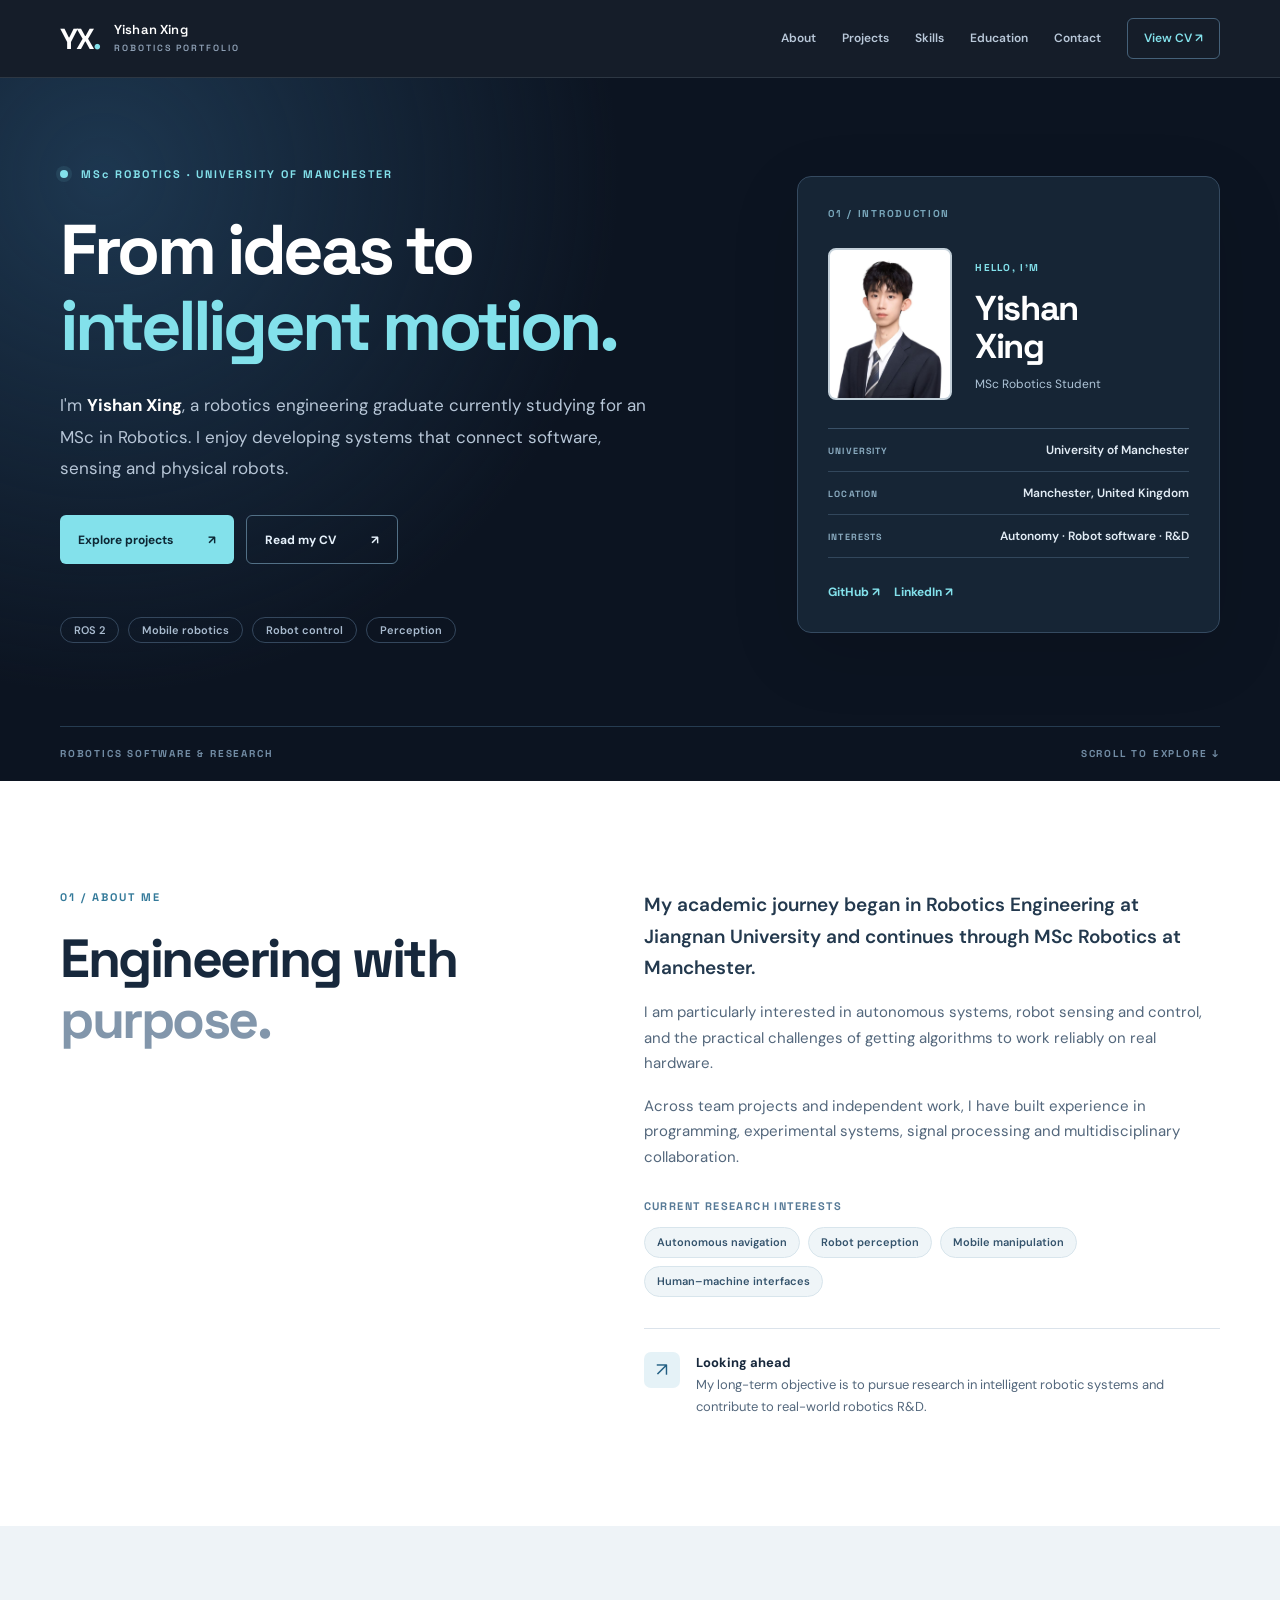
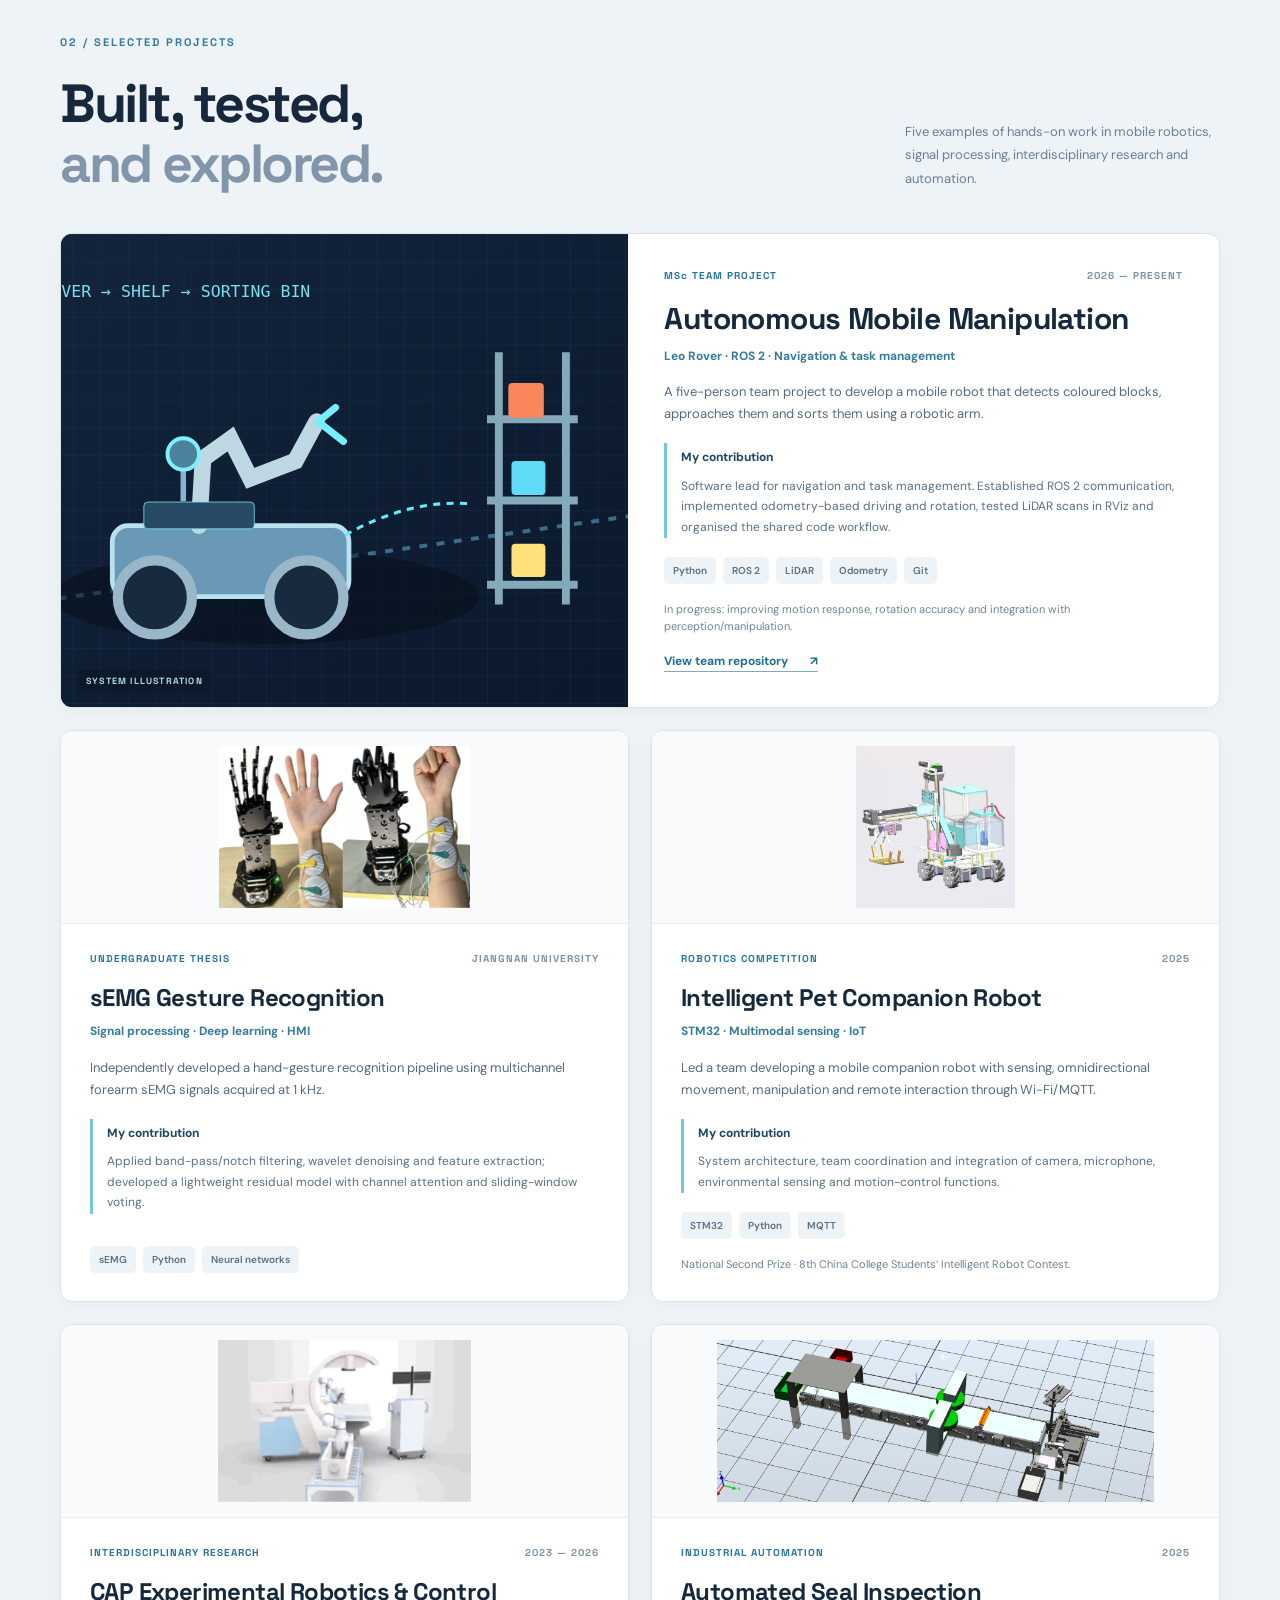
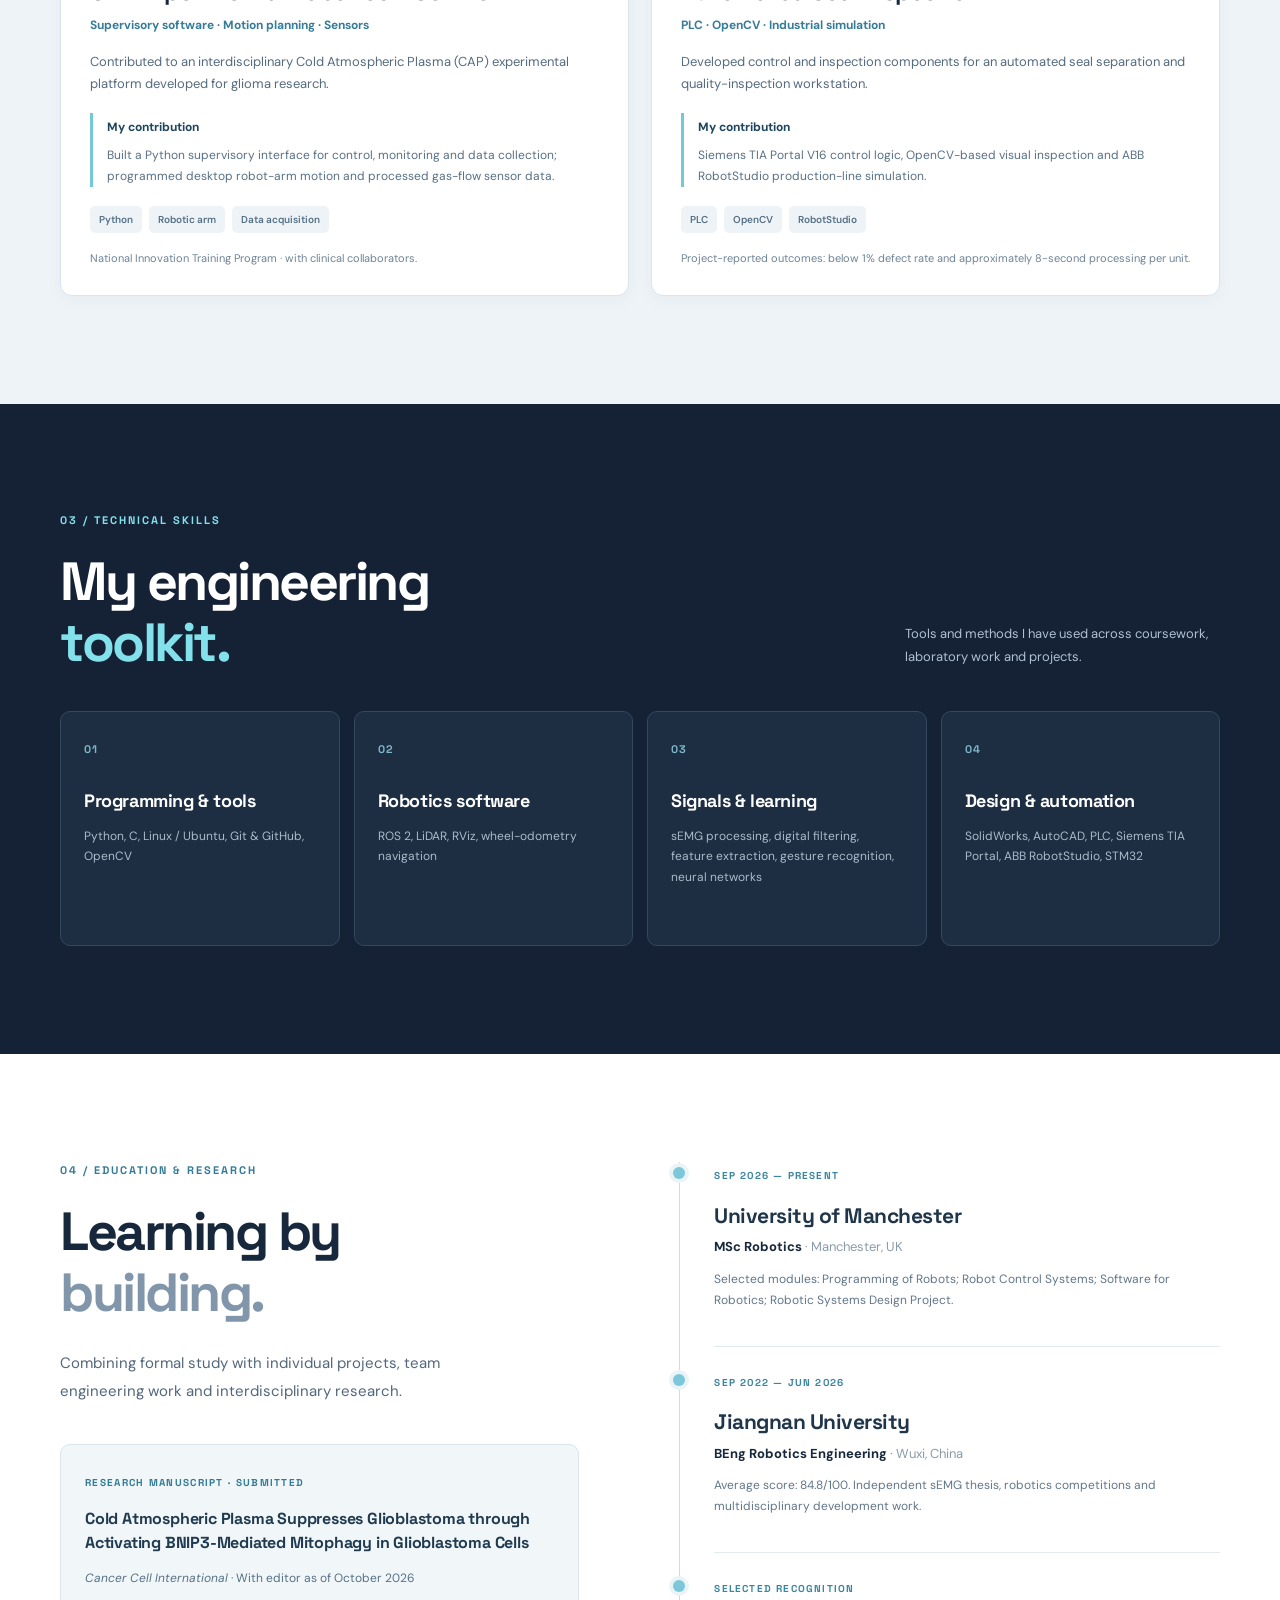
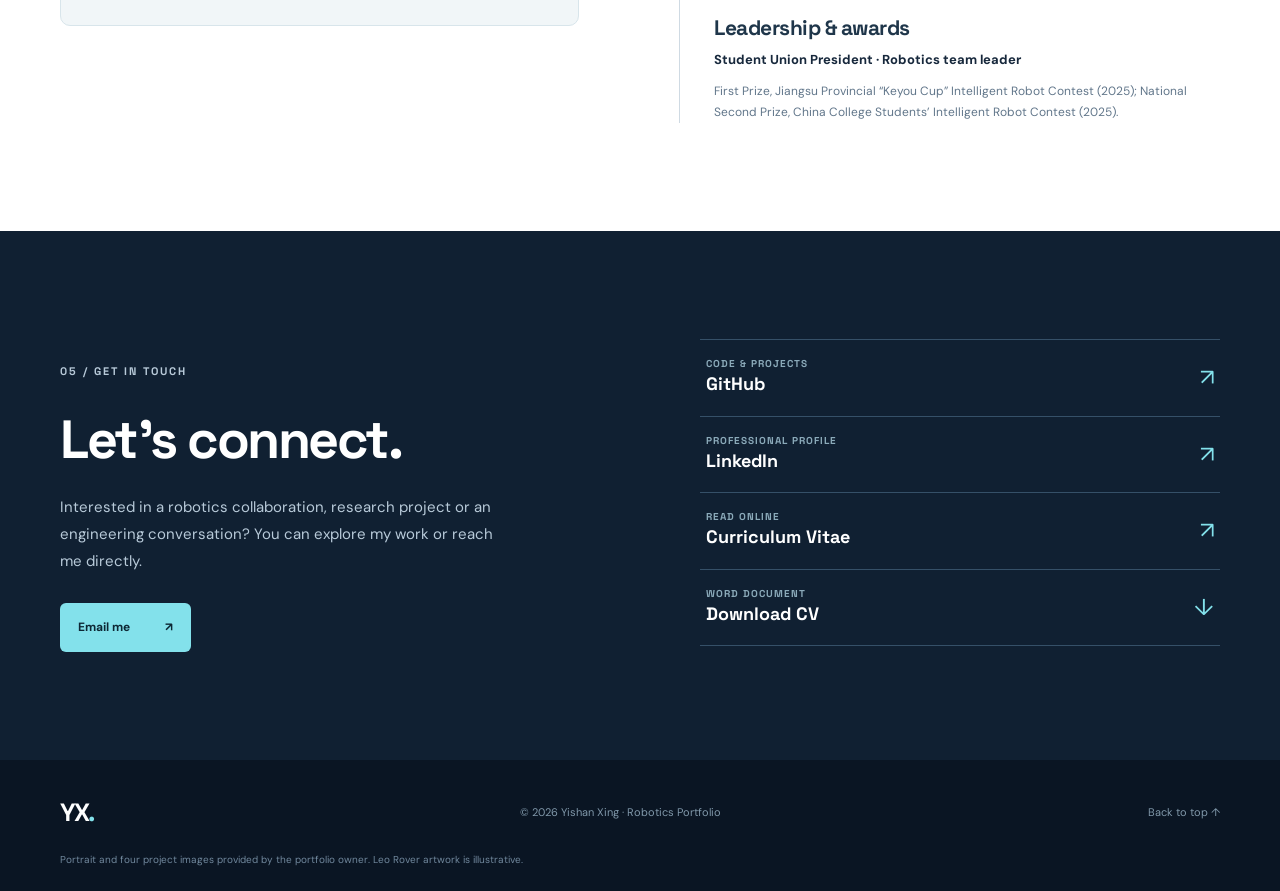
<file: index.html>
<!doctype html>
<html lang="en">
<head>
  <meta charset="utf-8">
  <meta name="viewport" content="width=device-width, initial-scale=1">
  <meta name="theme-color" content="#101b2c">
  <meta name="description" content="Portfolio of Yishan Xing, MSc Robotics student at the University of Manchester. Projects in ROS 2, mobile robotics, sEMG gesture recognition, experimental robot control and industrial automation.">
  <title>Yishan Xing — Robotics Portfolio</title>
  <link rel="icon" href="assets/favicon.svg" type="image/svg+xml">
  <link rel="stylesheet" href="styles.css">
</head>
<body>
  <a class="skip-link" href="#main">Skip to content</a>
  <header class="site-header">
    <div class="container header-inner">
      <a class="identity" href="#home" aria-label="Yishan Xing, go to homepage"><span class="identity-mark">YX<span>.</span></span><span class="identity-label">Yishan Xing <small>ROBOTICS PORTFOLIO</small></span></a>
      <button class="menu-button" type="button" aria-expanded="false" aria-controls="site-menu">Menu <span aria-hidden="true">☰</span></button>
      <nav id="site-menu" class="nav-links" aria-label="Main navigation">
        <a href="#about">About</a><a href="#projects">Projects</a><a href="#skills">Skills</a><a href="#experience">Education</a><a href="#contact">Contact</a>
        <a class="nav-cv" href="cv.html">View CV <span aria-hidden="true">↗</span></a>
      </nav>
    </div>
  </header>

  <main id="main">
    <section class="hero" id="home">
      <div class="container hero-layout">
        <div class="hero-main">
          <p class="kicker kicker-light"><span class="signal-dot" aria-hidden="true"></span> MSc ROBOTICS · UNIVERSITY OF MANCHESTER</p>
          <h1>From ideas to<br><span>intelligent motion.</span></h1>
          <p class="hero-lead">I'm <strong>Yishan Xing</strong>, a robotics engineering graduate currently studying for an MSc in Robotics. I enjoy developing systems that connect software, sensing and physical robots.</p>
          <div class="hero-buttons">
            <a class="btn btn-accent" href="#projects">Explore projects <span aria-hidden="true">↗</span></a>
            <a class="btn btn-outline" href="cv.html">Read my CV <span aria-hidden="true">↗</span></a>
          </div>
          <div class="hero-topics" aria-label="Focus areas"><span>ROS 2</span><span>Mobile robotics</span><span>Robot control</span><span>Perception</span></div>
        </div>
        <aside class="profile-panel" aria-label="Profile summary">
          <div class="panel-overline">01 / INTRODUCTION</div>
          <div class="profile-heading">
            <img class="profile-photo" src="assets/yishan-xing-portrait.jpg" alt="Portrait of Yishan Xing" width="124" height="152">
            <div><span class="profile-eyebrow">HELLO, I'M</span><h2>Yishan<br>Xing</h2><p>MSc Robotics Student</p></div>
          </div>
          <div class="profile-details">
            <div><span>UNIVERSITY</span><strong>University of Manchester</strong></div>
            <div><span>LOCATION</span><strong>Manchester, United Kingdom</strong></div>
            <div><span>INTERESTS</span><strong>Autonomy · Robot software · R&amp;D</strong></div>
          </div>
          <div class="profile-social"><a href="https://github.com/Yishan-Xing" target="_blank" rel="noopener noreferrer">GitHub ↗</a><a href="https://www.linkedin.com/in/yishan-xing-460378439/" target="_blank" rel="noopener noreferrer">LinkedIn ↗</a></div>
        </aside>
      </div>
      <div class="container hero-foot"><span>ROBOTICS SOFTWARE &amp; RESEARCH</span><span>SCROLL TO EXPLORE ↓</span></div>
    </section>

    <section class="section about-section" id="about">
      <div class="container about-layout">
        <div><p class="kicker">01 / ABOUT ME</p><h2>Engineering with<br><span>purpose.</span></h2></div>
        <div class="about-content"><p class="intro-para">My academic journey began in Robotics Engineering at Jiangnan University and continues through MSc Robotics at Manchester.</p><p>I am particularly interested in autonomous systems, robot sensing and control, and the practical challenges of getting algorithms to work reliably on real hardware.</p><p>Across team projects and independent work, I have built experience in programming, experimental systems, signal processing and multidisciplinary collaboration.</p>
          <div class="interest-label">CURRENT RESEARCH INTERESTS</div>
          <div class="pill-list"><span>Autonomous navigation</span><span>Robot perception</span><span>Mobile manipulation</span><span>Human–machine interfaces</span></div>
          <div class="about-ambition"><span aria-hidden="true">↗</span><p><strong>Looking ahead</strong><br>My long-term objective is to pursue research in intelligent robotic systems and contribute to real-world robotics R&amp;D.</p></div>
        </div>
      </div>
    </section>

    <section class="section projects-section" id="projects">
      <div class="container">
        <div class="section-heading"><div><p class="kicker">02 / SELECTED PROJECTS</p><h2>Built, tested,<br><span>and explored.</span></h2></div><p class="section-intro">Five examples of hands-on work in mobile robotics, signal processing, interdisciplinary research and automation.</p></div>
        <div class="project-grid">
          <article class="project-card featured-card" aria-labelledby="project-leo">
            <div class="project-image leo-image"><img src="assets/project-rover.svg" alt="Illustrative Leo Rover mobile manipulation system with robotic arm and coloured objects" loading="lazy"><span class="image-caption">SYSTEM ILLUSTRATION</span></div>
            <div class="project-info"><div class="project-meta"><span class="category">MSc TEAM PROJECT</span><span>2026 — PRESENT</span></div><h3 id="project-leo">Autonomous Mobile Manipulation</h3><p class="project-subtitle">Leo Rover · ROS 2 · Navigation &amp; task management</p>
              <p>A five-person team project to develop a mobile robot that detects coloured blocks, approaches them and sorts them using a robotic arm.</p>
              <div class="my-role"><strong>My contribution</strong><p>Software lead for navigation and task management. Established ROS 2 communication, implemented odometry-based driving and rotation, tested LiDAR scans in RViz and organised the shared code workflow.</p></div>
              <div class="tech-tags"><span>Python</span><span>ROS 2</span><span>LiDAR</span><span>Odometry</span><span>Git</span></div>
              <p class="project-footnote">In progress: improving motion response, rotation accuracy and integration with perception/manipulation.</p>
              <a class="project-link" href="https://github.com/lyanik/team2-aero62520" target="_blank" rel="noopener noreferrer">View team repository <span aria-hidden="true">↗</span></a>
            </div>
          </article>

          <article class="project-card" aria-labelledby="project-emg">
            <div class="project-image photo-image"><img src="assets/semg-gesture.png" alt="sEMG gesture-recognition experiment showing electrodes on a forearm and a robotic hand" loading="lazy"></div>
            <div class="project-info"><div class="project-meta"><span class="category">UNDERGRADUATE THESIS</span><span>JIANGNAN UNIVERSITY</span></div><h3 id="project-emg">sEMG Gesture Recognition</h3><p class="project-subtitle">Signal processing · Deep learning · HMI</p>
              <p>Independently developed a hand-gesture recognition pipeline using multichannel forearm sEMG signals acquired at 1 kHz.</p>
              <div class="my-role"><strong>My contribution</strong><p>Applied band-pass/notch filtering, wavelet denoising and feature extraction; developed a lightweight residual model with channel attention and sliding-window voting.</p></div>
              <div class="tech-tags"><span>sEMG</span><span>Python</span><span>Neural networks</span></div>
            </div>
          </article>

          <article class="project-card" aria-labelledby="project-pet">
            <div class="project-image photo-image"><img src="assets/pet-robot.png" alt="CAD model of the intelligent omnidirectional pet companion robot" loading="lazy"></div>
            <div class="project-info"><div class="project-meta"><span class="category">ROBOTICS COMPETITION</span><span>2025</span></div><h3 id="project-pet">Intelligent Pet Companion Robot</h3><p class="project-subtitle">STM32 · Multimodal sensing · IoT</p>
              <p>Led a team developing a mobile companion robot with sensing, omnidirectional movement, manipulation and remote interaction through Wi-Fi/MQTT.</p>
              <div class="my-role"><strong>My contribution</strong><p>System architecture, team coordination and integration of camera, microphone, environmental sensing and motion-control functions.</p></div>
              <div class="tech-tags"><span>STM32</span><span>Python</span><span>MQTT</span></div>
              <p class="project-footnote">National Second Prize · 8th China College Students’ Intelligent Robot Contest.</p>
            </div>
          </article>

          <article class="project-card" aria-labelledby="project-cap">
            <div class="project-image photo-image"><img src="assets/cap-glioma.png" alt="CAP glioma therapy system concept with a robotic arm and experimental delivery setup" loading="lazy"></div>
            <div class="project-info"><div class="project-meta"><span class="category">INTERDISCIPLINARY RESEARCH</span><span>2023 — 2026</span></div><h3 id="project-cap">CAP Experimental Robotics &amp; Control</h3><p class="project-subtitle">Supervisory software · Motion planning · Sensors</p>
              <p>Contributed to an interdisciplinary Cold Atmospheric Plasma (CAP) experimental platform developed for glioma research.</p>
              <div class="my-role"><strong>My contribution</strong><p>Built a Python supervisory interface for control, monitoring and data collection; programmed desktop robot-arm motion and processed gas-flow sensor data.</p></div>
              <div class="tech-tags"><span>Python</span><span>Robotic arm</span><span>Data acquisition</span></div>
              <p class="project-footnote">National Innovation Training Program · with clinical collaborators.</p>
            </div>
          </article>

          <article class="project-card" aria-labelledby="project-seal">
            <div class="project-image photo-image"><img src="assets/seal-inspection.png" alt="3D production-line design for automated skeleton-seal separation and visual inspection" loading="lazy"></div>
            <div class="project-info"><div class="project-meta"><span class="category">INDUSTRIAL AUTOMATION</span><span>2025</span></div><h3 id="project-seal">Automated Seal Inspection</h3><p class="project-subtitle">PLC · OpenCV · Industrial simulation</p>
              <p>Developed control and inspection components for an automated seal separation and quality-inspection workstation.</p>
              <div class="my-role"><strong>My contribution</strong><p>Siemens TIA Portal V16 control logic, OpenCV-based visual inspection and ABB RobotStudio production-line simulation.</p></div>
              <div class="tech-tags"><span>PLC</span><span>OpenCV</span><span>RobotStudio</span></div>
              <p class="project-footnote">Project-reported outcomes: below 1% defect rate and approximately 8-second processing per unit.</p>
            </div>
          </article>
        </div>
      </div>
    </section>

    <section class="section skills-section" id="skills"><div class="container"><div class="section-heading"><div><p class="kicker kicker-light">03 / TECHNICAL SKILLS</p><h2>My engineering<br><span>toolkit.</span></h2></div><p class="section-intro">Tools and methods I have used across coursework, laboratory work and projects.</p></div>
      <div class="skill-grid"><div class="skill-block"><span class="skill-index">01</span><h3>Programming &amp; tools</h3><p>Python, C, Linux / Ubuntu, Git &amp; GitHub, OpenCV</p></div><div class="skill-block"><span class="skill-index">02</span><h3>Robotics software</h3><p>ROS 2, LiDAR, RViz, wheel-odometry navigation</p></div><div class="skill-block"><span class="skill-index">03</span><h3>Signals &amp; learning</h3><p>sEMG processing, digital filtering, feature extraction, gesture recognition, neural networks</p></div><div class="skill-block"><span class="skill-index">04</span><h3>Design &amp; automation</h3><p>SolidWorks, AutoCAD, PLC, Siemens TIA Portal, ABB RobotStudio, STM32</p></div></div>
    </div></section>

    <section class="section experience-section" id="experience"><div class="container experience-layout"><div><p class="kicker">04 / EDUCATION &amp; RESEARCH</p><h2>Learning by<br><span>building.</span></h2><p class="experience-lead">Combining formal study with individual projects, team engineering work and interdisciplinary research.</p>
      <div class="manuscript-box"><span class="manuscript-kicker">RESEARCH MANUSCRIPT · SUBMITTED</span><h3>Cold Atmospheric Plasma Suppresses Glioblastoma through Activating BNIP3-Mediated Mitophagy in Glioblastoma Cells</h3><p><em>Cancer Cell International</em> · With editor as of October 2026</p></div>
    </div><div class="education-list"><div class="education-entry"><span class="edu-date">SEP 2026 — PRESENT</span><h3>University of Manchester</h3><p>MSc Robotics <span>· Manchester, UK</span></p><small>Selected modules: Programming of Robots; Robot Control Systems; Software for Robotics; Robotic Systems Design Project.</small></div><div class="education-entry"><span class="edu-date">SEP 2022 — JUN 2026</span><h3>Jiangnan University</h3><p>BEng Robotics Engineering <span>· Wuxi, China</span></p><small>Average score: 84.8/100. Independent sEMG thesis, robotics competitions and multidisciplinary development work.</small></div><div class="education-entry"><span class="edu-date">SELECTED RECOGNITION</span><h3>Leadership &amp; awards</h3><p>Student Union President · Robotics team leader</p><small>First Prize, Jiangsu Provincial “Keyou Cup” Intelligent Robot Contest (2025); National Second Prize, China College Students’ Intelligent Robot Contest (2025).</small></div></div></div></section>

    <section class="section contact-section" id="contact"><div class="container contact-layout"><div><p class="kicker kicker-light">05 / GET IN TOUCH</p><h2>Let's connect.</h2><p>Interested in a robotics collaboration, research project or an engineering conversation? You can explore my work or reach me directly.</p><a class="btn btn-accent" href="mailto:easonxing1106@163.com">Email me <span aria-hidden="true">↗</span></a></div><div class="contact-list"><a href="https://github.com/Yishan-Xing" target="_blank" rel="noopener noreferrer"><span><small>CODE &amp; PROJECTS</small><strong>GitHub</strong></span><span aria-hidden="true">↗</span></a><a href="https://www.linkedin.com/in/yishan-xing-460378439/" target="_blank" rel="noopener noreferrer"><span><small>PROFESSIONAL PROFILE</small><strong>LinkedIn</strong></span><span aria-hidden="true">↗</span></a><a href="cv.html"><span><small>READ ONLINE</small><strong>Curriculum Vitae</strong></span><span aria-hidden="true">↗</span></a><a href="Yishan_Xing_CV.docx" download><span><small>WORD DOCUMENT</small><strong>Download CV</strong></span><span aria-hidden="true">↓</span></a></div></div></section>
  </main>
  <footer class="site-footer"><div class="container footer-inner"><span class="footer-brand">YX<span>.</span></span><p>© <span id="year">2026</span> Yishan Xing · Robotics Portfolio</p><a href="#home">Back to top ↑</a></div><div class="container footer-credit">Portrait and four project images provided by the portfolio owner. Leo Rover artwork is illustrative.</div></footer>
  <script src="script.js" defer></script>
</body>
</html>
</file>
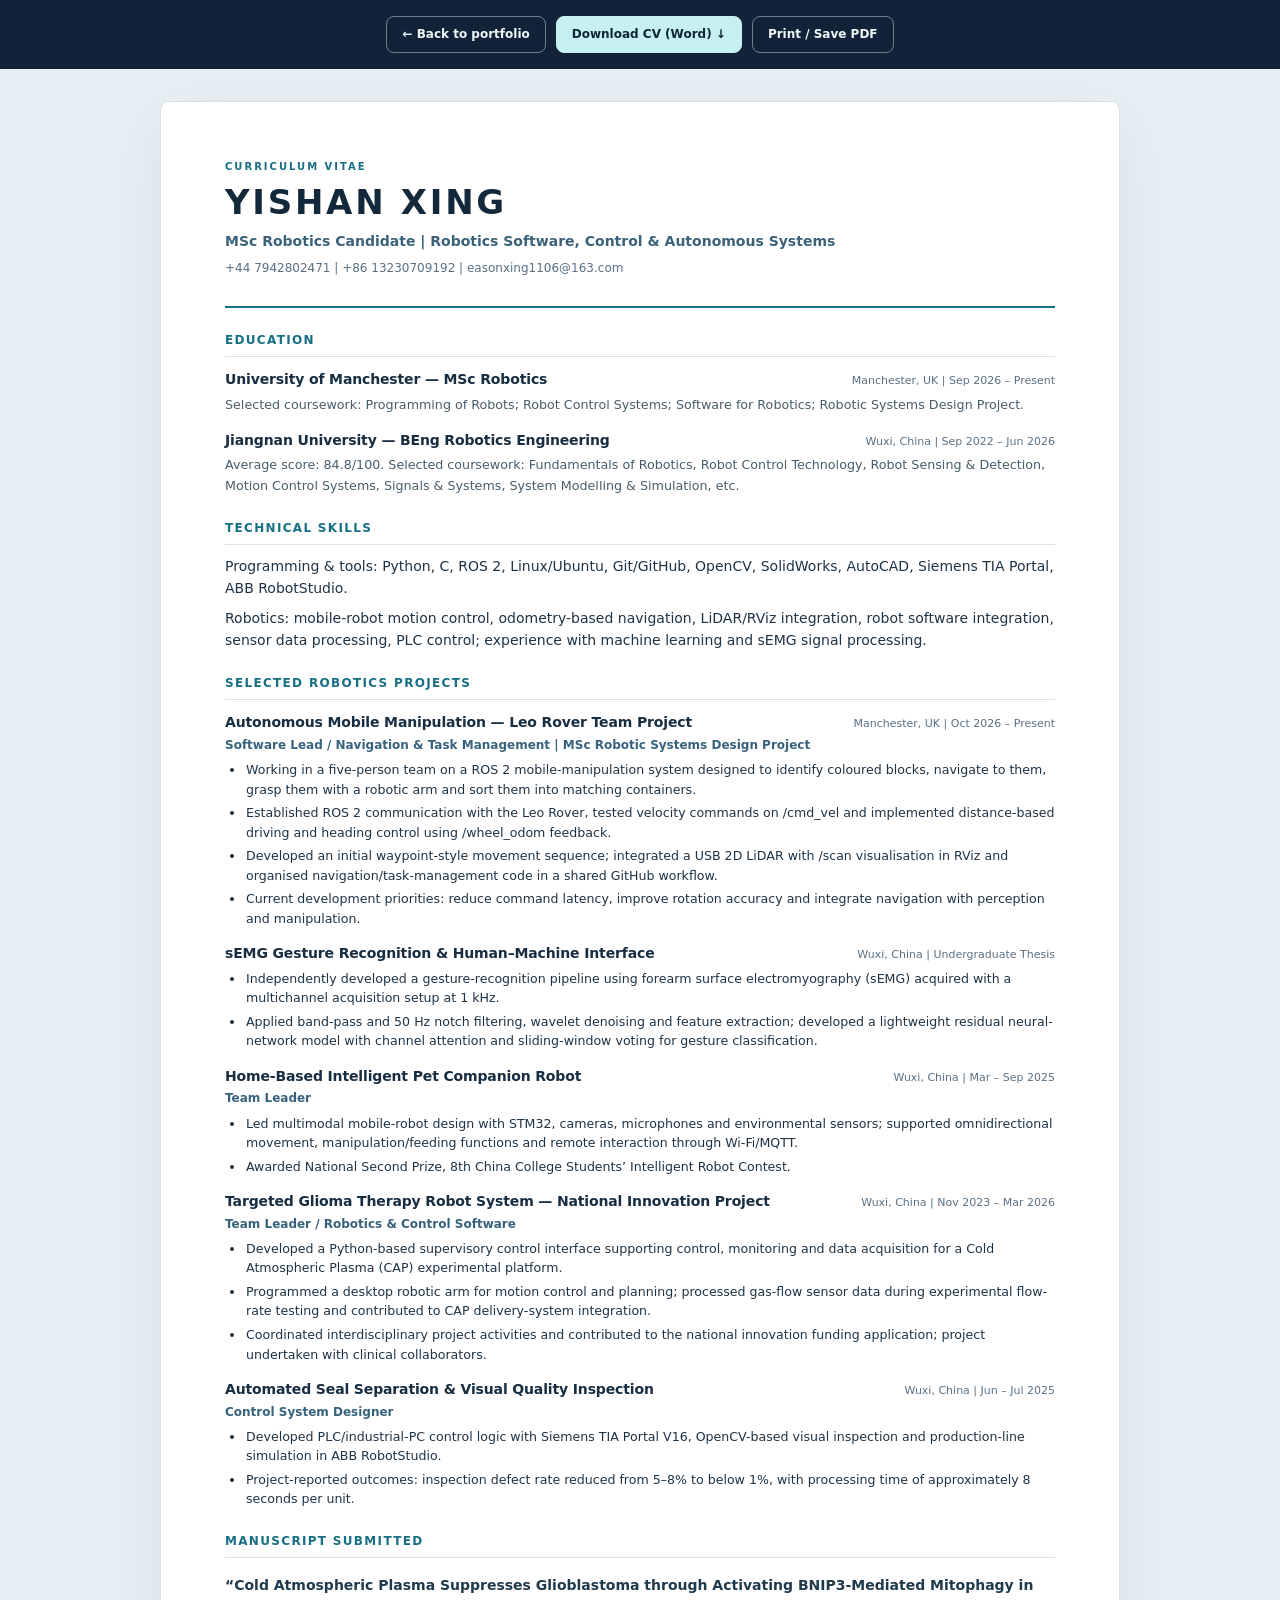
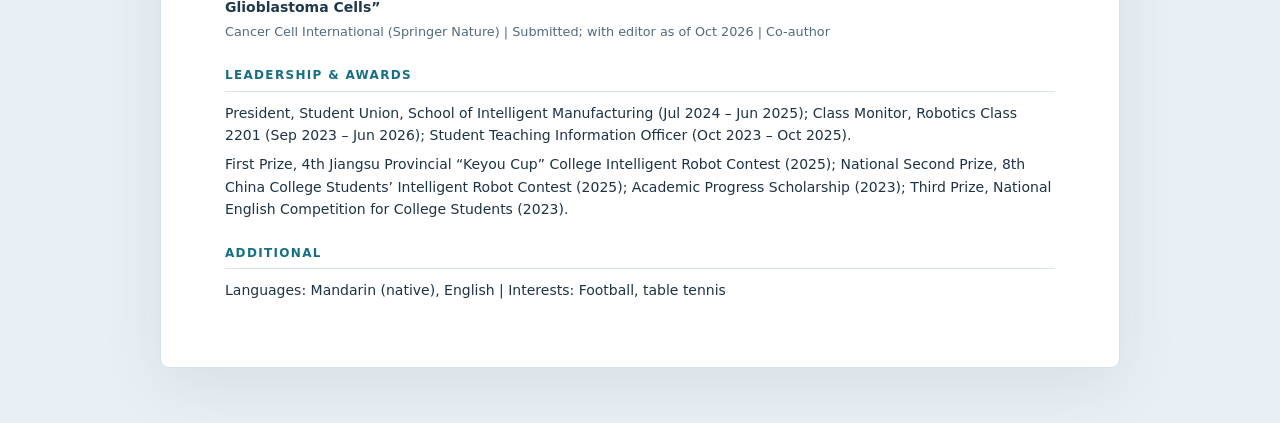
<file: cv.html>
<!doctype html>
<html lang="en">
<head><meta charset="utf-8"><meta name="viewport" content="width=device-width, initial-scale=1"><meta name="theme-color" content="#122339"><meta name="description" content="Curriculum vitae of Yishan Xing, MSc Robotics candidate."><title>Curriculum Vitae — Yishan Xing</title><link rel="icon" href="assets/favicon.svg" type="image/svg+xml"><style>
:root{color-scheme:light;--ink:#1e3345;--quiet:#597083;--line:#d8e3e9;--accent:#176f83;--background:#e9f0f5;--paper:#fff}
*{box-sizing:border-box}html{scroll-behavior:smooth}body{margin:0;background:var(--background);color:var(--ink);font:14px/1.6 system-ui,-apple-system,BlinkMacSystemFont,"Segoe UI",Arial,sans-serif;-webkit-font-smoothing:antialiased}
.toolbar{display:flex;align-items:center;justify-content:center;flex-wrap:wrap;gap:10px;padding:16px 12px;background:#122339}.toolbar a,.toolbar button{display:inline-flex;align-items:center;justify-content:center;border:1px solid rgba(213,246,250,.45);border-radius:8px;background:transparent;color:#f1f8fa;padding:9px 15px;text-decoration:none;font:600 12px/1.4 system-ui,-apple-system,"Segoe UI",sans-serif;cursor:pointer}.toolbar .primary{background:#c6eff1;color:#0d2634;border-color:#c6eff1}.toolbar a:hover,.toolbar button:hover{background:#e3f5f6;color:#0d2634}
.cv-page{width:min(960px,calc(100% - 38px));margin:32px auto 55px;padding:50px 64px 58px;background:var(--paper);box-shadow:0 18px 65px rgba(29,48,68,.09);border:1px solid var(--line);border-radius:9px}
.cv-heading{border-bottom:2px solid var(--accent);padding-bottom:21px;margin-bottom:24px}.eyebrow{font-size:10px;letter-spacing:.2em;text-transform:uppercase;color:var(--accent);font-weight:800;margin:0 0 8px}.cv-heading h1{margin:0;font-size:34px;letter-spacing:.08em;line-height:1.2;color:#14283b}.tagline{font-size:14px;font-weight:650;color:#3c6279;margin:8px 0 9px}.contact{font-size:12px;color:var(--quiet);margin:0}
.cv-section{margin-top:24px}.cv-section h2{font-size:12px;line-height:1.4;letter-spacing:.11em;color:var(--accent);text-transform:uppercase;margin:0 0 10px;border-bottom:1px solid var(--line);padding-bottom:7px}.entry{margin:12px 0 15px;break-inside:avoid}.entry-head{display:flex;gap:8px 18px;align-items:baseline;justify-content:space-between}.entry h3{font-size:14px;font-weight:750;line-height:1.45;letter-spacing:-.01em;margin:0;color:#172e42}.entry-loc{font-size:11px;color:var(--quiet);white-space:nowrap}.entry .role{font-weight:650;color:#37627b;margin:3px 0 2px;font-size:12px}.cv-page p{margin:7px 0}.entry .details{font-size:12.7px;color:#475d6a;margin:5px 0}.entry ul{margin:5px 0 0;padding-left:20px}.entry li{padding-left:1px;margin:4px 0;font-size:12.6px;line-height:1.55}.skill-lines p{margin:7px 0}.manuscript{padding:2px 0 0}.paper-title{font-weight:650;color:#1f3a4c;margin:4px 0!important}.manuscript .details{color:#526a7b;font-size:12.8px;margin:4px 0}
@media(max-width:650px){.toolbar{justify-content:flex-start;padding:12px 14px}.toolbar a,.toolbar button{font-size:11px;padding:9px 10px}.cv-page{width:100%;border:0;border-radius:0;margin:0;padding:30px 19px 42px;box-shadow:none}.cv-heading h1{font-size:27px}.contact{overflow-wrap:anywhere}.entry-head{display:block}.entry-loc{display:block;white-space:normal;margin-top:2px}.entry{margin:13px 0 20px}.cv-section{margin-top:24px}.entry li{font-size:13px}}
@media print{@page{size:A4;margin:13mm 15mm}html,body{background:#fff}.toolbar{display:none}.cv-page{width:100%;max-width:100%;margin:0;padding:0;border:none;box-shadow:none;border-radius:0;font-size:11px}.cv-heading{padding-bottom:11px;margin-bottom:11px}.cv-heading h1{font-size:23px}.tagline{font-size:11px}.contact{font-size:9px}.cv-section{margin-top:11px}.cv-section h2{font-size:10px;padding-bottom:3px;margin-bottom:6px}.entry{margin:6px 0 8px}.entry h3{font-size:11px}.entry-loc{font-size:9px}.entry .role{font-size:10px}.entry li{font-size:10px;line-height:1.37;margin:1.5px 0}.entry ul{margin-top:3px}.cv-page p{margin:3px 0;font-size:10px}.entry .details,.manuscript .details{font-size:10px}.eyebrow{display:none}.cv-section,.entry{break-inside:avoid}}
</style></head>
<body><nav class="toolbar" aria-label="CV actions"><a href="index.html">← Back to portfolio</a><a class="primary" href="Yishan_Xing_CV.docx" download>Download CV (Word) ↓</a><button type="button" onclick="window.print()">Print / Save PDF</button></nav><main class="cv-page">
<header class="cv-heading"><p class="eyebrow">Curriculum Vitae</p><h1>YISHAN XING</h1><p class="tagline">MSc Robotics Candidate  |  Robotics Software, Control &amp; Autonomous Systems</p><p class="contact">+44 7942802471  |  +86 13230709192  |  easonxing1106@163.com</p></header>
<section class="cv-section" aria-labelledby="sec-3"><h2 id="sec-3">EDUCATION</h2>
<article class="entry"><div class="entry-head"><h3>University of Manchester — MSc Robotics</h3><span class="entry-loc">Manchester, UK | Sep 2026 – Present</span></div><p class="details">Selected coursework: Programming of Robots; Robot Control Systems; Software for Robotics; Robotic Systems Design Project.</p></article>
<article class="entry"><div class="entry-head"><h3>Jiangnan University — BEng Robotics Engineering</h3><span class="entry-loc">Wuxi, China | Sep 2022 – Jun 2026</span></div><p class="details">Average score: 84.8/100. Selected coursework: Fundamentals of Robotics, Robot Control Technology, Robot Sensing &amp; Detection, Motion Control Systems, Signals &amp; Systems, System Modelling &amp; Simulation, etc.</p></article>
</section>
<section class="cv-section" aria-labelledby="sec-8"><h2 id="sec-8">TECHNICAL SKILLS</h2>
<div class="skill-lines"><p>Programming &amp; tools: Python, C, ROS 2, Linux/Ubuntu, Git/GitHub, OpenCV, SolidWorks, AutoCAD, Siemens TIA Portal, ABB RobotStudio.</p><p>Robotics: mobile-robot motion control, odometry-based navigation, LiDAR/RViz integration, robot software integration, sensor data processing, PLC control; experience with machine learning and sEMG signal processing.</p></div></section>
<section class="cv-section" aria-labelledby="sec-11"><h2 id="sec-11">SELECTED ROBOTICS PROJECTS</h2>
<article class="entry"><div class="entry-head"><h3>Autonomous Mobile Manipulation — Leo Rover Team Project</h3><span class="entry-loc">Manchester, UK | Oct 2026 – Present</span></div><p class="role">Software Lead / Navigation &amp; Task Management | MSc Robotic Systems Design Project</p><ul><li>Working in a five-person team on a ROS 2 mobile-manipulation system designed to identify coloured blocks, navigate to them, grasp them with a robotic arm and sort them into matching containers.</li><li>Established ROS 2 communication with the Leo Rover, tested velocity commands on /cmd_vel and implemented distance-based driving and heading control using /wheel_odom feedback.</li><li>Developed an initial waypoint-style movement sequence; integrated a USB 2D LiDAR with /scan visualisation in RViz and organised navigation/task-management code in a shared GitHub workflow.</li><li>Current development priorities: reduce command latency, improve rotation accuracy and integrate navigation with perception and manipulation.</li></ul></article>
<article class="entry"><div class="entry-head"><h3>sEMG Gesture Recognition &amp; Human–Machine Interface</h3><span class="entry-loc">Wuxi, China | Undergraduate Thesis</span></div><ul><li>Independently developed a gesture-recognition pipeline using forearm surface electromyography (sEMG) acquired with a multichannel acquisition setup at 1 kHz.</li><li>Applied band-pass and 50 Hz notch filtering, wavelet denoising and feature extraction; developed a lightweight residual neural-network model with channel attention and sliding-window voting for gesture classification.</li></ul></article>
<article class="entry"><div class="entry-head"><h3>Home-Based Intelligent Pet Companion Robot</h3><span class="entry-loc">Wuxi, China | Mar – Sep 2025</span></div><p class="role">Team Leader</p><ul><li>Led multimodal mobile-robot design with STM32, cameras, microphones and environmental sensors; supported omnidirectional movement, manipulation/feeding functions and remote interaction through Wi-Fi/MQTT.</li><li>Awarded National Second Prize, 8th China College Students’ Intelligent Robot Contest.</li></ul></article>
<article class="entry"><div class="entry-head"><h3>Targeted Glioma Therapy Robot System — National Innovation Project</h3><span class="entry-loc">Wuxi, China | Nov 2023 – Mar 2026</span></div><p class="role">Team Leader / Robotics &amp; Control Software</p><ul><li>Developed a Python-based supervisory control interface supporting control, monitoring and data acquisition for a Cold Atmospheric Plasma (CAP) experimental platform.</li><li>Programmed a desktop robotic arm for motion control and planning; processed gas-flow sensor data during experimental flow-rate testing and contributed to CAP delivery-system integration.</li><li>Coordinated interdisciplinary project activities and contributed to the national innovation funding application; project undertaken with clinical collaborators.</li></ul></article>
<article class="entry"><div class="entry-head"><h3>Automated Seal Separation &amp; Visual Quality Inspection</h3><span class="entry-loc">Wuxi, China | Jun – Jul 2025</span></div><p class="role">Control System Designer</p><ul><li>Developed PLC/industrial-PC control logic with Siemens TIA Portal V16, OpenCV-based visual inspection and production-line simulation in ABB RobotStudio.</li><li>Project-reported outcomes: inspection defect rate reduced from 5–8% to below 1%, with processing time of approximately 8 seconds per unit.</li></ul></article>
</section>
<section class="cv-section" aria-labelledby="sec-34"><h2 id="sec-34">MANUSCRIPT SUBMITTED</h2>
<article class="manuscript"><p class="paper-title">“Cold Atmospheric Plasma Suppresses Glioblastoma through Activating BNIP3-Mediated Mitophagy in Glioblastoma Cells”</p><p class="details">Cancer Cell International (Springer Nature) | Submitted; with editor as of Oct 2026 | Co-author</p></article></section>
<section class="cv-section" aria-labelledby="sec-37"><h2 id="sec-37">LEADERSHIP &amp; AWARDS</h2>
<p>President, Student Union, School of Intelligent Manufacturing (Jul 2024 – Jun 2025); Class Monitor, Robotics Class 2201 (Sep 2023 – Jun 2026); Student Teaching Information Officer (Oct 2023 – Oct 2025).</p><p>First Prize, 4th Jiangsu Provincial “Keyou Cup” College Intelligent Robot Contest (2025); National Second Prize, 8th China College Students’ Intelligent Robot Contest (2025); Academic Progress Scholarship (2023); Third Prize, National English Competition for College Students (2023).</p></section>
<section class="cv-section" aria-labelledby="sec-40"><h2 id="sec-40">ADDITIONAL</h2>
<p>Languages: Mandarin (native), English  |  Interests: Football, table tennis</p></section></main></body></html>
</file>
<file: styles.css>
@import url('https://fonts.googleapis.com/css2?family=DM+Sans:wght@400;500;600;700&family=Space+Grotesk:wght@400;500;600;700&display=swap');
:root {--navy:#101b2c;--navy-deep:#0c1421;--navy-soft:#19283d;--accent:#83e1eb;--blue:#2c668d;--white:#fff;--paper:#f6f8fa;--paper-2:#eef3f7;--ink:#17283c;--text:#53677c;--line:#dbe3eb}
*{box-sizing:border-box}html{scroll-behavior:smooth}body{margin:0;background:var(--paper);color:var(--ink);font:15px/1.7 'DM Sans',Arial,sans-serif;-webkit-font-smoothing:antialiased}a{color:inherit;text-decoration:none}img{display:block;max-width:100%}button{font:inherit}a:focus-visible,button:focus-visible{outline:3px solid var(--accent);outline-offset:4px}.container{width:min(1160px,calc(100% - 72px));margin-inline:auto}.skip-link{position:absolute;left:-9999px;top:8px;z-index:99;padding:10px 14px;background:white}.skip-link:focus{left:12px}.site-header{position:sticky;top:0;z-index:30;background:rgba(12,20,33,.96);border-bottom:1px solid rgba(210,234,255,.12);backdrop-filter:blur(16px)}.header-inner{height:77px;display:flex;align-items:center;justify-content:space-between;gap:24px}.identity{display:flex;gap:14px;align-items:center;color:white}.identity-mark,.footer-brand{font:700 29px/1 'Space Grotesk',sans-serif;letter-spacing:-2px}.identity-mark span,.footer-brand span{color:var(--accent)}.identity-label{font:600 13px/1.3 'Space Grotesk',sans-serif;letter-spacing:.15px}.identity-label small{display:block;color:#90a2b7;font-size:9px;font-weight:600;letter-spacing:2px;margin-top:4px}.nav-links{display:flex;align-items:center;gap:26px}.nav-links>a{color:#b9c8d9;font-size:12px;font-weight:600;transition:color .2s}.nav-links>a:hover,.nav-links>a.active{color:#fff}.nav-links .nav-cv{color:var(--accent);padding:9px 16px;border:1px solid #456179;border-radius:6px}.menu-button{display:none}.hero{background:radial-gradient(circle at 8% 14%,#1d3750 0,transparent 39%),var(--navy-deep);color:white;padding:88px 0 21px;scroll-margin-top:77px}.hero-layout{display:grid;grid-template-columns:minmax(0,1.22fr) minmax(310px,.78fr);gap:76px;align-items:center}.kicker{margin:0;color:#347a9a;font:700 11px/1.6 'Space Grotesk',Arial,sans-serif;letter-spacing:2px}.kicker-light{color:var(--accent)}.signal-dot{display:inline-block;width:8px;height:8px;margin-right:8px;background:var(--accent);border-radius:50%;box-shadow:0 0 0 4px rgba(131,225,235,.09)}h1,h2,h3{font-family:'Space Grotesk',Arial,sans-serif}h1{font-size:clamp(44px,5.5vw,75px);line-height:1.09;letter-spacing:-3.8px;margin:28px 0 25px}h1 span{color:var(--accent)}.hero-lead{max-width:600px;color:#b7c6d7;font-size:17px;line-height:1.85}.hero-lead strong{color:white}.hero-buttons{display:flex;gap:12px;flex-wrap:wrap;margin-top:31px}.btn{display:inline-flex;align-items:center;justify-content:space-between;gap:35px;font-weight:700;font-size:12px;min-height:49px;padding:12px 18px;border-radius:6px;transition:transform .2s,background .2s}.btn:hover{transform:translateY(-2px)}.btn-accent{background:var(--accent);color:#0d2734}.btn-accent:hover{background:#a6eff4}.btn-outline{border:1px solid #527086;color:#e6f1fb}.hero-topics{display:flex;flex-wrap:wrap;gap:9px;margin-top:53px}.hero-topics span{border:1px solid #34475d;border-radius:20px;padding:5px 13px;color:#a9bbcf;font:600 11px 'DM Sans',sans-serif}.profile-panel{padding:30px;border:1px solid #354a60;background:rgba(28,46,65,.66);border-radius:14px;box-shadow:0 20px 70px rgba(0,0,0,.12)}.panel-overline{font:700 10px 'Space Grotesk',sans-serif;letter-spacing:1.7px;color:#79a7bb;margin-bottom:28px}.profile-heading{display:flex;gap:23px;align-items:center}.profile-photo{flex:0 0 124px;width:124px;height:152px;object-fit:cover;object-position:center 25%;background:#e8edf2;border-radius:8px;border:2px solid #c3d0d9;filter:none;box-shadow:none}.profile-eyebrow{font:700 10px 'Space Grotesk',sans-serif;color:var(--accent);letter-spacing:1.3px}.profile-heading h2{color:white;font-size:clamp(26px,2.7vw,37px);letter-spacing:-1.4px;line-height:1.1;margin:9px 0}.profile-heading p{font-size:12px;color:#aec4d7;margin:0}.profile-details{margin-top:28px;border-top:1px solid #3a5167}.profile-details>div{display:flex;justify-content:space-between;gap:14px;align-items:baseline;padding:13px 0;border-bottom:1px solid #32475c}.profile-details span{color:#8aabc0;font:700 9px 'Space Grotesk',Arial,sans-serif;letter-spacing:1.1px}.profile-details strong{color:#e2ecf5;font:600 12px 'DM Sans',Arial,sans-serif;text-align:right}.profile-social{display:flex;gap:14px;margin-top:24px}.profile-social a{display:inline-block;color:var(--accent);font-size:12px;font-weight:700}.profile-social a:hover{text-decoration:underline}.hero-foot{display:flex;justify-content:space-between;gap:18px;color:#728ca4;font:700 10px 'Space Grotesk',sans-serif;letter-spacing:1.8px;margin-top:83px;padding-top:20px;border-top:1px solid #263c51}.section{padding:108px 0;scroll-margin-top:77px}h2{font-size:clamp(36px,4.2vw,56px);line-height:1.13;letter-spacing:-2.5px;margin:22px 0 0}h2 span{color:#8296ab}.about-section{background:var(--white)}.about-layout{display:grid;grid-template-columns:.9fr 1.1fr;gap:112px}.about-content{color:var(--text);font-size:15px}.about-content p{margin:0 0 17px}.about-content .intro-para{font-size:19px;color:#23394e;font-weight:600;line-height:1.65}.interest-label{font:700 11px 'Space Grotesk',Arial,sans-serif;letter-spacing:1.4px;color:#577a97;margin:29px 0 14px}.pill-list{display:flex;flex-wrap:wrap;gap:8px}.pill-list span{background:#eff5f8;border:1px solid #d8e5ec;color:#34536c;border-radius:20px;padding:5px 12px;font-size:11px;font-weight:600}.about-ambition{display:flex;gap:16px;align-items:start;margin-top:31px;padding-top:23px;border-top:1px solid var(--line)}.about-ambition>span{display:grid;place-items:center;flex:0 0 36px;height:36px;color:#225f83;background:#e5f2f7;border-radius:7px;font-size:19px}.about-ambition p{font-size:13px;margin:0}.about-ambition strong{color:var(--ink)}.projects-section{background:var(--paper-2)}.section-heading{display:flex;align-items:end;justify-content:space-between;gap:45px;margin-bottom:38px}.section-intro{max-width:315px;font-size:13px;line-height:1.8;color:#6b7e92;margin:0 0 5px}.project-grid{display:grid;grid-template-columns:repeat(2,minmax(0,1fr));gap:22px}.project-card{min-width:0;overflow:hidden;display:flex;flex-direction:column;background:white;border:1px solid #dbe4ed;border-radius:12px;box-shadow:0 4px 18px rgba(23,41,59,.035);transition:border-color .2s,transform .2s,box-shadow .2s}.project-card:hover{border-color:#b7c8d7;box-shadow:0 12px 30px rgba(23,41,59,.07);transform:translateY(-2px)}.featured-card{grid-column:span 2;display:grid;grid-template-columns:49% 51%}.project-image{position:relative;overflow:hidden;background:#f2f5f7}.project-image img{display:block;width:100%;height:100%;object-fit:contain}.project-image.photo-image{height:193px;padding:15px 17px;background:#f8fafb;display:flex;justify-content:center;align-items:center;border-bottom:1px solid #e8edf1}.photo-image img{object-fit:contain;width:100%;height:100%;max-height:100%;filter:none;mix-blend-mode:normal;transition:none}.project-image.leo-image{height:100%;min-height:450px;background:#192940}.leo-image img{object-fit:cover}.image-caption{position:absolute;left:17px;bottom:15px;color:#b4d5e8;background:rgba(12,24,42,.8);padding:5px 8px;border-radius:4px;font:700 9px 'Space Grotesk',Arial,sans-serif;letter-spacing:1.2px}.project-info{padding:28px 29px 28px;flex:1;display:flex;flex-direction:column}.featured-card .project-info{padding:35px 36px}.project-meta{display:flex;justify-content:space-between;flex-wrap:wrap;align-items:center;gap:8px;color:#7c92a6;font:700 10px 'Space Grotesk',sans-serif;letter-spacing:1px}.category{color:#27749c}.project-info h3{font-size:24px;line-height:1.25;letter-spacing:-.6px;margin:18px 0 5px;color:#15283c}.featured-card h3{font-size:30px}.project-subtitle{color:#367c99!important;font-weight:700;font-size:12px!important;margin:3px 0 15px!important}.project-info>p{color:#556b80;font-size:13px;margin:0 0 17px}.my-role{border-left:3px solid #75c8d8;padding:1px 0 1px 14px;margin:1px 0 19px}.my-role strong{font-size:12px;color:#1e465f}.my-role p{font-size:12px;line-height:1.7;color:#587084;margin:6px 0 0}.tech-tags{display:flex;gap:7px;flex-wrap:wrap;margin-top:auto}.tech-tags span{font-size:10px;padding:5px 9px;border-radius:5px;background:#eef3f8;color:#557085;font-weight:600}.project-info .project-footnote{font-size:11px;line-height:1.55;color:#6e8395;margin:17px 0 0}.project-link{display:inline-flex;align-items:center;gap:22px;align-self:flex-start;color:#1d708b;font-weight:700;font-size:12px;margin-top:16px;border-bottom:1px solid #7dabb7}.project-link:hover{color:#004e65}.skills-section{background:#152236;color:white}.skills-section h2 span{color:var(--accent)}.skills-section .section-intro{color:#b0c0d2}.skill-grid{display:grid;grid-template-columns:repeat(4,minmax(0,1fr));gap:14px}.skill-block{background:#1d2d42;border:1px solid #34485e;border-radius:10px;padding:24px 23px;min-height:235px}.skill-index{color:#7eb8c9;font:700 11px 'Space Grotesk',Arial,sans-serif;letter-spacing:1.1px}.skill-block h3{font-size:18px;line-height:1.35;letter-spacing:-.4px;margin:27px 0 13px}.skill-block p{color:#a9bccb;font-size:12px;margin:0}.experience-section{background:white}.experience-layout{display:grid;grid-template-columns:.98fr 1.02fr;gap:100px}.experience-lead{max-width:430px;color:var(--text);line-height:1.85;margin:27px 0 0}.manuscript-box{background:#f1f6f8;border:1px solid #d8e5eb;border-radius:10px;margin-top:38px;padding:24px}.manuscript-kicker{font:700 10px 'Space Grotesk',Arial,sans-serif;letter-spacing:1.3px;color:#327b97}.manuscript-box h3{font-size:16px;line-height:1.5;letter-spacing:-.2px;color:#203b50;margin:13px 0}.manuscript-box p{font-size:12px;color:#557185;margin:0 0 12px}.manuscript-box small{font-size:11px;color:#6d8292;line-height:1.6;display:block}.education-list{border-left:1px solid #cfdae3;padding-left:34px}.education-entry{position:relative;padding-bottom:35px;margin-bottom:22px;border-bottom:1px solid #e4ebf0}.education-entry:last-child{padding-bottom:0;margin-bottom:0;border-bottom:0}.education-entry:before{content:"";position:absolute;left:-41px;top:5px;width:12px;height:12px;border-radius:50%;background:#7cc8da;box-shadow:0 0 0 4px #eaf4f7}.edu-date{font:700 10px 'Space Grotesk',Arial,sans-serif;letter-spacing:1.2px;color:#3b859f}.education-entry h3{font-size:21px;letter-spacing:-.5px;color:#1f364a;margin:10px 0 3px}.education-entry p{font-size:13px;font-weight:700;margin:0 0 10px}.education-entry p span{font-weight:400;color:#8a9ba9}.education-entry small{display:block;color:#61768a;font-size:12px;line-height:1.75}.contact-section{background:#102032;color:white}.contact-layout{display:grid;grid-template-columns:1fr 1fr;gap:120px}.contact-section h2{color:white}.contact-section p{color:#b8cad9;line-height:1.8;margin:23px 0 28px;max-width:450px}.contact-list{border-top:1px solid #355068}.contact-list>a{display:flex;justify-content:space-between;align-items:center;gap:18px;border-bottom:1px solid #355068;padding:17px 6px;transition:padding .2s}.contact-list>a:hover{padding-left:13px}.contact-list small{display:block;color:#8baaba;font:700 10px 'Space Grotesk',Arial,sans-serif;letter-spacing:1px;margin-bottom:2px}.contact-list strong{font:700 18px 'Space Grotesk',Arial,sans-serif}.contact-list>a>span:last-child{font-size:23px;color:var(--accent)}.site-footer{background:#0a1523;color:#8098aa;padding:32px 0 23px}.footer-inner{display:flex;align-items:center;justify-content:space-between;gap:18px}.footer-brand{color:white;font-size:25px}.footer-inner p,.footer-inner a{font-size:11px}.footer-credit{font-size:10px;margin-top:19px;color:#71889d}
@media(max-width:1050px){.nav-links{gap:15px}.hero-layout{gap:40px;grid-template-columns:1.2fr .8fr}.profile-panel{padding:23px}.profile-heading{gap:15px}.profile-photo{flex-basis:98px;width:98px;height:124px}.about-layout,.experience-layout,.contact-layout{gap:65px}.project-image.photo-image{height:182px}}
@media(max-width:800px){.container{width:min(1160px,calc(100% - 44px))}.header-inner{height:68px}.menu-button{display:block;background:transparent;border:1px solid #4c657d;color:white;border-radius:6px;padding:6px 12px;font-size:12px}.nav-links{display:none;position:absolute;top:68px;left:0;right:0;background:#13243a;padding:16px 23px 22px;border-bottom:1px solid #3e5469;flex-direction:column;align-items:stretch;gap:12px}.nav-links.is-open{display:flex}.nav-links>a{font-size:14px}.nav-links .nav-cv{align-self:flex-start}.hero{padding-top:64px}.hero-layout{grid-template-columns:1fr;gap:45px}.hero-main h1{max-width:700px}.profile-panel{max-width:560px}.profile-photo{flex:0 0 124px;width:124px;height:152px}.hero-foot{margin-top:57px}.section{padding:75px 0;scroll-margin-top:68px}.about-layout,.experience-layout,.contact-layout{gap:40px}.skill-grid{grid-template-columns:repeat(2,minmax(0,1fr))}.featured-card{grid-template-columns:1fr 1fr}.project-image.leo-image{min-height:470px}}
@media(max-width:640px){.hero{padding-top:53px}.hero h1{font-size:clamp(43px,10.7vw,65px);letter-spacing:-2.7px}.hero-lead{font-size:15px}.hero-topics{margin-top:33px}.hero-foot{margin-top:47px;font-size:9px}.about-layout,.experience-layout,.contact-layout{grid-template-columns:1fr}.section-heading{display:block}.section-intro{margin-top:20px}.project-grid{grid-template-columns:1fr}.featured-card{grid-column:auto;display:flex}.project-image.leo-image{height:245px;min-height:0}.project-image.photo-image{height:190px}.project-info,.featured-card .project-info{padding:24px}.featured-card h3{font-size:26px}.experience-lead{margin-top:20px}.skill-grid{gap:12px}.skill-block{min-height:220px;padding:21px}.contact-layout{gap:34px}.footer-inner{flex-wrap:wrap}.site-footer{padding-top:25px}}
@media(max-width:440px){.container{width:calc(100% - 34px)}.identity-label{font-size:12px}.identity-label small{font-size:8px}.profile-panel{padding:18px}.profile-heading{gap:14px}.profile-photo{flex-basis:96px;width:96px;height:120px}.profile-heading h2{font-size:26px}.profile-details>div{display:block}.profile-details strong{text-align:left;display:block;margin-top:3px}.hero-foot>span:last-child{display:none}.skill-grid{grid-template-columns:1fr}.skill-block{min-height:auto}.section{padding:62px 0}h2{letter-spacing:-1.7px}}
@media(prefers-reduced-motion:reduce){html{scroll-behavior:auto}*,*:before,*:after{transition:none!important}}
</file>
